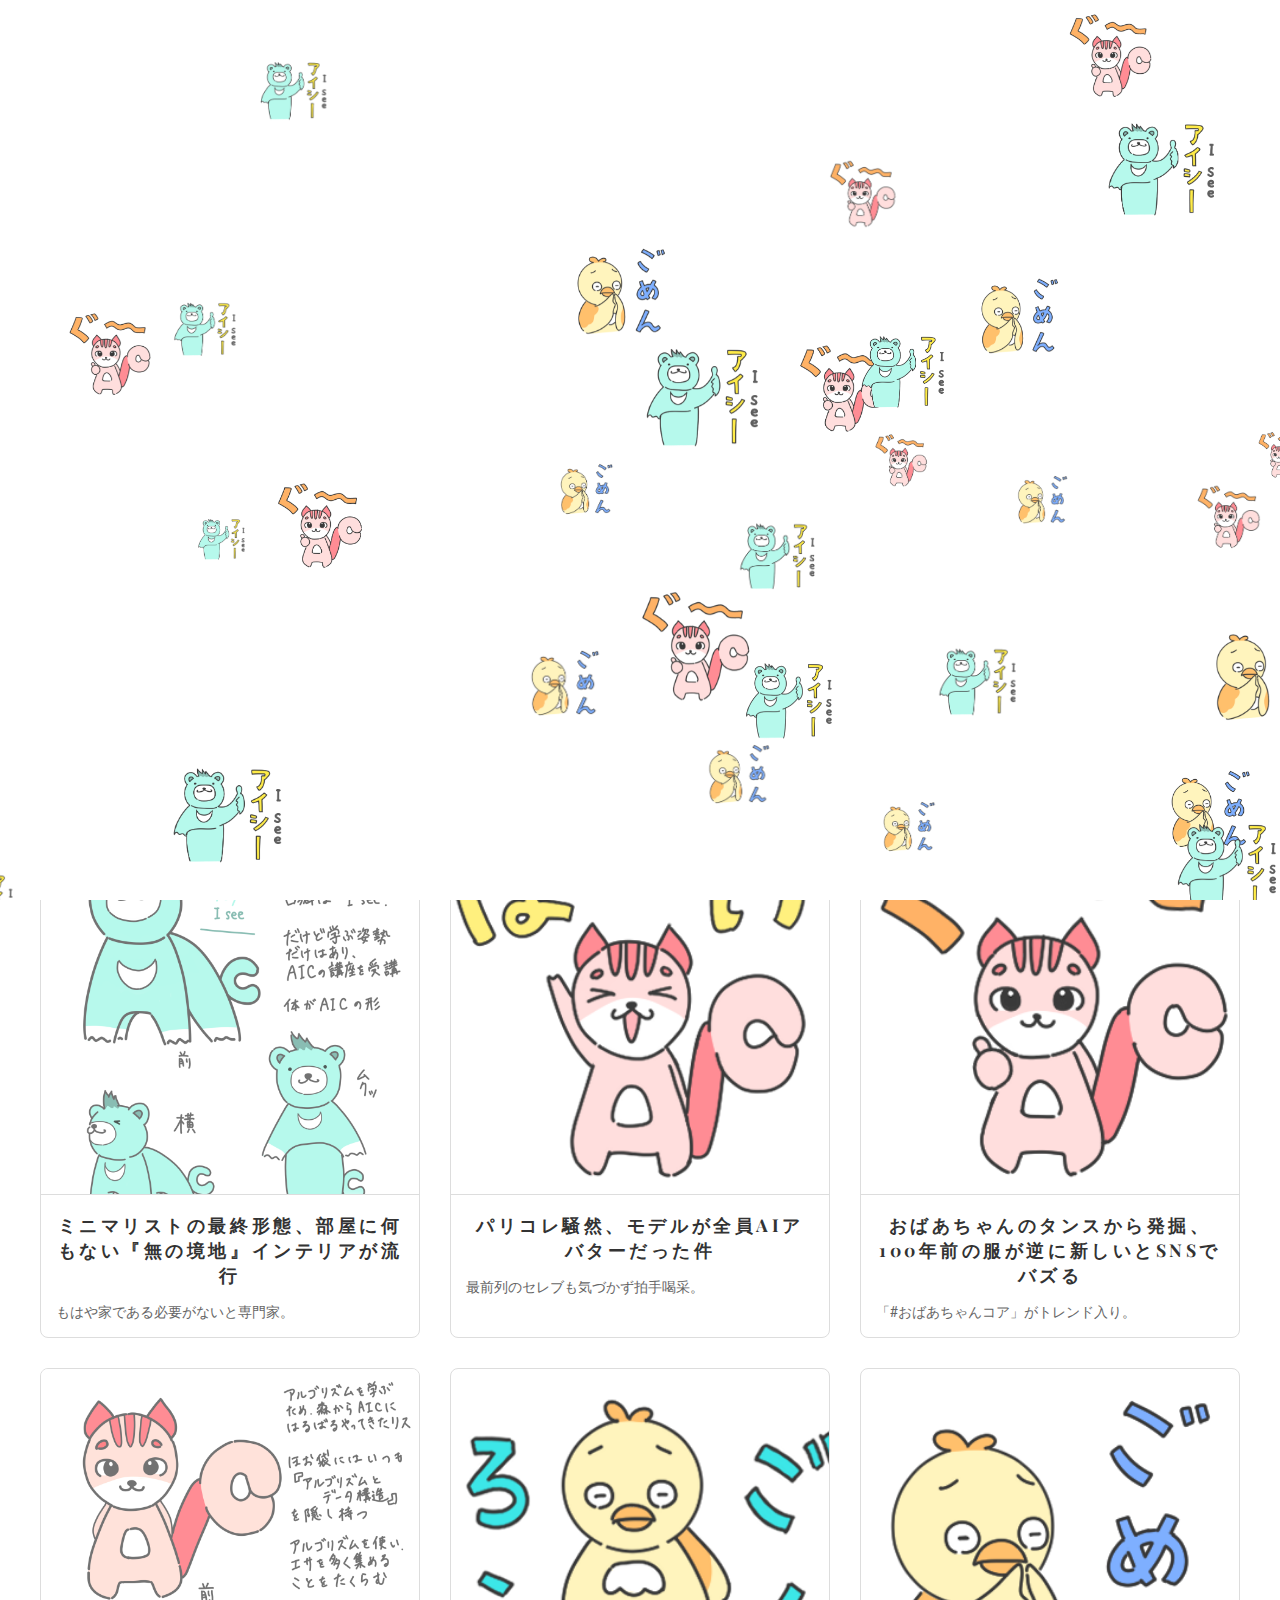
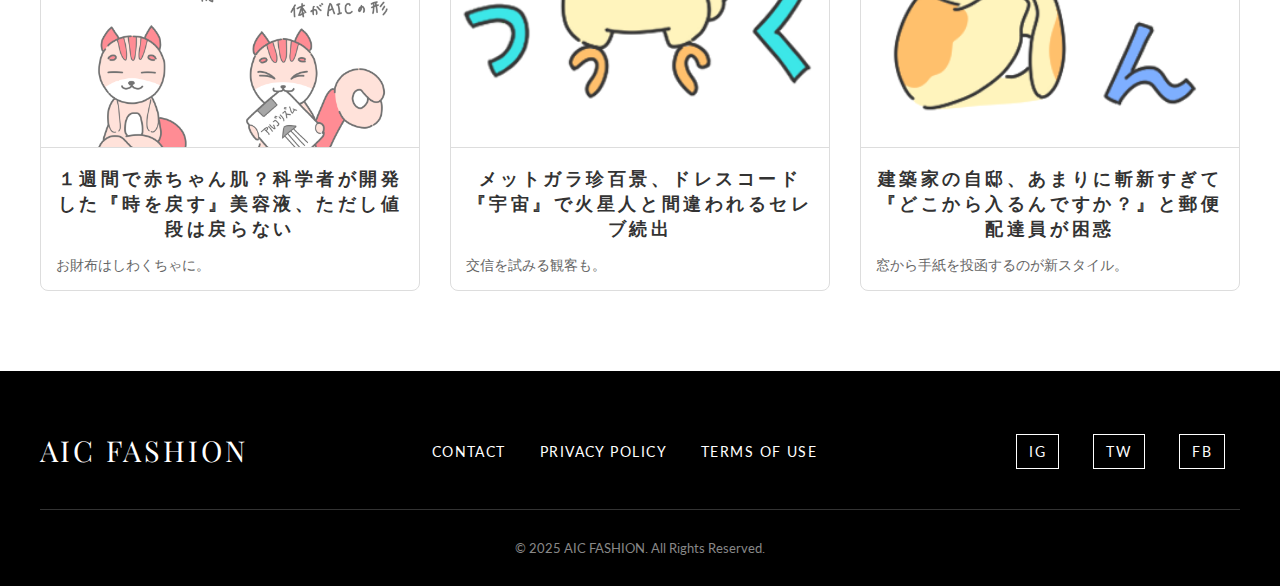
<file: index.html>
<!DOCTYPE html>
<html lang="ja">
<head>
    <meta charset="UTF-8">
    <meta name="viewport" content="width=device-width, initial-scale=1.0">
    <title>AIC FASHION</title>
    <link rel="stylesheet" href="css/style.css">
    <link rel="stylesheet" href="css/index.css">
</head>
<body>
    <header class="main-header">
        <div class="logo">
            <a href="index.html">AIC FASHION</a>
        </div>
        <nav class="main-nav">
            <ul>
                <li><a href="#">Fashion</a></li>
                <li><a href="#">Beauty</a></li>
                <li><a href="#">Culture</a></li>
                <li><a href="#">Living</a></li>
                <li><a href="#">Runway</a></li>
            </ul>
        </nav>
        <div class="subscribe">
            <a href="#">Subscribe</a>
        </div>
    </header>
    <h1>Latest Stories</h1>
    <div class="container">
        <div class="article-grid">
            <a href="article1.html" class="article-thumbnail">
                <div class="thumbnail-image-wrapper">
                    <img src="images/アイシーグマ_わからない.png" alt="AIクチュール">
                </div>
                <h2>最新AIクチュール、針と糸の代わりにコードで縫う時代へ</h2>
                <p>ハサミも悲鳴をあげる驚きの技術。</p>
            </a>
            <a href="article2.html" class="article-thumbnail">
                <div class="thumbnail-image-wrapper">
                    <img src="images/アイシーグマ_わかる.png" alt="オーガニックコスメ">
                </div>
                <h2>地球に優しすぎて食べられる！？新作オーガニックコスメが話題</h2>
                <p>※良い子はマネしないでね。</p>
            </a>
            <a href="article3.html" class="article-thumbnail">
                <div class="thumbnail-image-wrapper">
                    <img src="images/アイシーグマ_アイシー.png" alt="アートとファッション">
                </div>
                <h2>美術館から逃げ出した名画、最新コレクションの柄になる</h2>
                <p>モナ・リザもニッコリ。</p>
            </a>
            <a href="article4.html" class="article-thumbnail">
                <div class="thumbnail-image-wrapper">
                    <img src="images/アイシーグマ_設定.png" alt="ミニマリスト">
                </div>
                <h2>ミニマリストの最終形態、部屋に何もない『無の境地』インテリアが流行</h2>
                <p>もはや家である必要がないと専門家。</p>
            </a>
            <a href="article5.html" class="article-thumbnail">
                <div class="thumbnail-image-wrapper">
                    <img src="images/アルゴリス_はーい.png" alt="パリコレ">
                </div>
                <h2>パリコレ騒然、モデルが全員AIアバターだった件</h2>
                <p>最前列のセレブも気づかず拍手喝采。</p>
            </a>
            <a href="article6.html" class="article-thumbnail">
                <div class="thumbnail-image-wrapper">
                    <img src="images/アルゴリス_グー.png" alt="ヴィンテージ">
                </div>
                <h2>おばあちゃんのタンスから発掘、100年前の服が逆に新しいとSNSでバズる</h2>
                <p>「#おばあちゃんコア」がトレンド入り。</p>
            </a>
            <a href="article7.html" class="article-thumbnail">
                <div class="thumbnail-image-wrapper">
                    <img src="images/アルゴリス_設定.png" alt="スキンケア">
                </div>
                <h2>１週間で赤ちゃん肌？科学者が開発した『時を戻す』美容液、ただし値段は戻らない</h2>
                <p>お財布はしわくちゃに。</p>
            </a>
            <a href="article8.html" class="article-thumbnail">
                <div class="thumbnail-image-wrapper">
                    <img src="images/ビットリ_ごくろう.png" alt="メットガラ">
                </div>
                <h2>メットガラ珍百景、ドレスコード『宇宙』で火星人と間違われるセレブ続出</h2>
                <p>交信を試みる観客も。</p>
            </a>
            <a href="article9.html" class="article-thumbnail">
                <div class="thumbnail-image-wrapper">
                    <img src="images/ビットリ_ごめん.png" alt="建築家の自邸">
                </div>
                <h2>建築家の自邸、あまりに斬新すぎて『どこから入るんですか？』と郵便配達員が困惑</h2>
                <p>窓から手紙を投函するのが新スタイル。</p>
            </a>
        </div>
    </div>

    <footer class="main-footer-container">
        <div class="footer-content">
            <div class="footer-logo">
                AIC FASHION
            </div>
            <div class="footer-nav">
                <a href="#">Contact</a>
                <a href="#">Privacy Policy</a>
                <a href="#">Terms of Use</a>
            </div>
            <div class="social-links">
                <!-- Add social media icons here later -->
                <a href="#">IG</a>
                <a href="#">TW</a>
                <a href="#">FB</a>
            </div>
        </div>
        <div class="copyright">
            &copy; 2025 AIC FASHION. All Rights Reserved.
        </div>
    </footer>

    <script src="js/opening.js"></script>
</body>
</html>
</file>
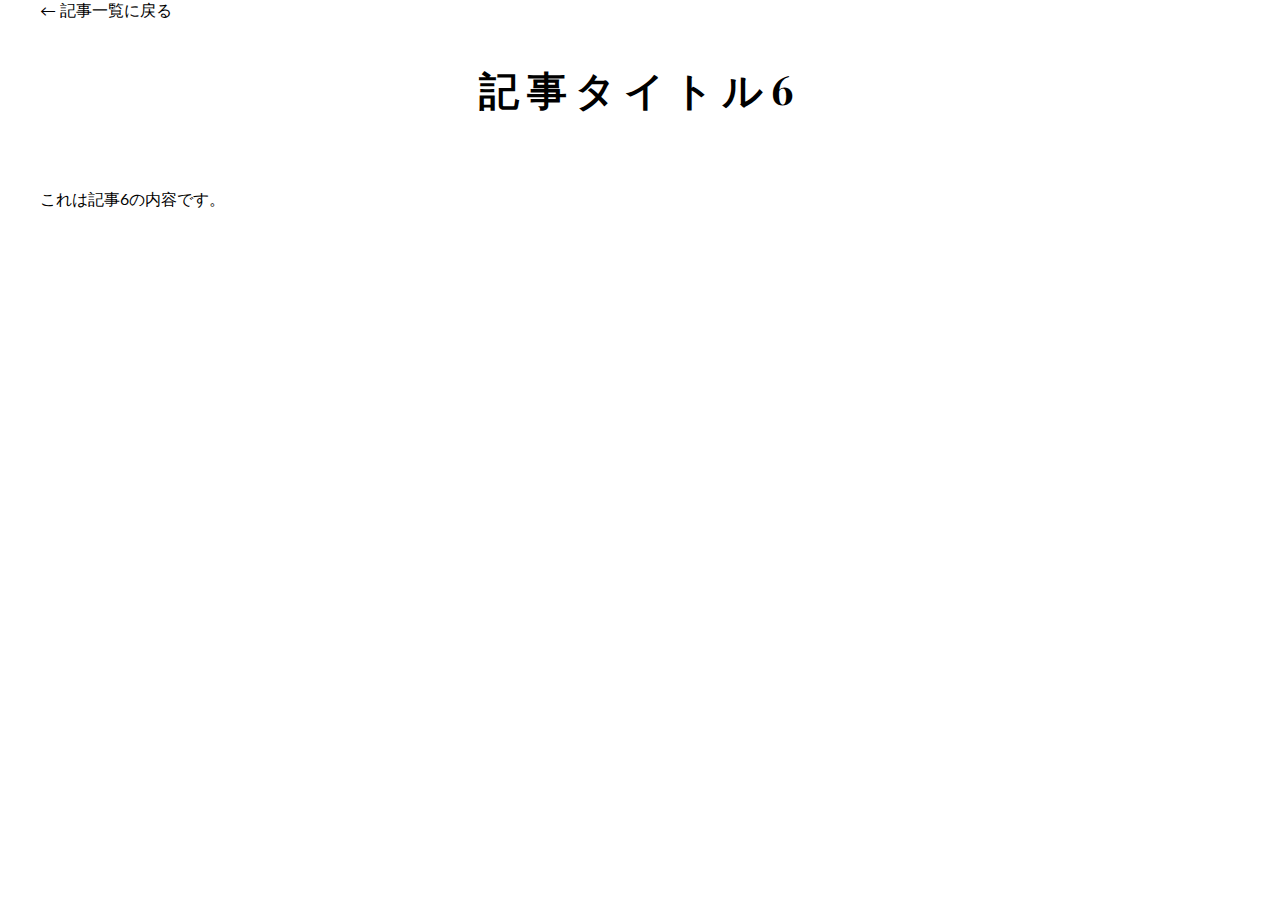
<file: article6.html>
<!DOCTYPE html>
<html lang="ja">
<head>
    <meta charset="UTF-8">
    <meta name="viewport" content="width=device-width, initial-scale=1.0">
    <title>記事タイトル6</title>
    <link rel="stylesheet" href="css/style.css">
    <link rel="stylesheet" href="css/article.css">
</head>
<body>
    <div class="container">
        <a href="index.html" class="back-link">&larr; 記事一覧に戻る</a>
        <div class="article-content">
            <h1>記事タイトル6</h1>
            <p>これは記事6の内容です。</p>
        </div>
    </div>
</body>
</html>
</file>
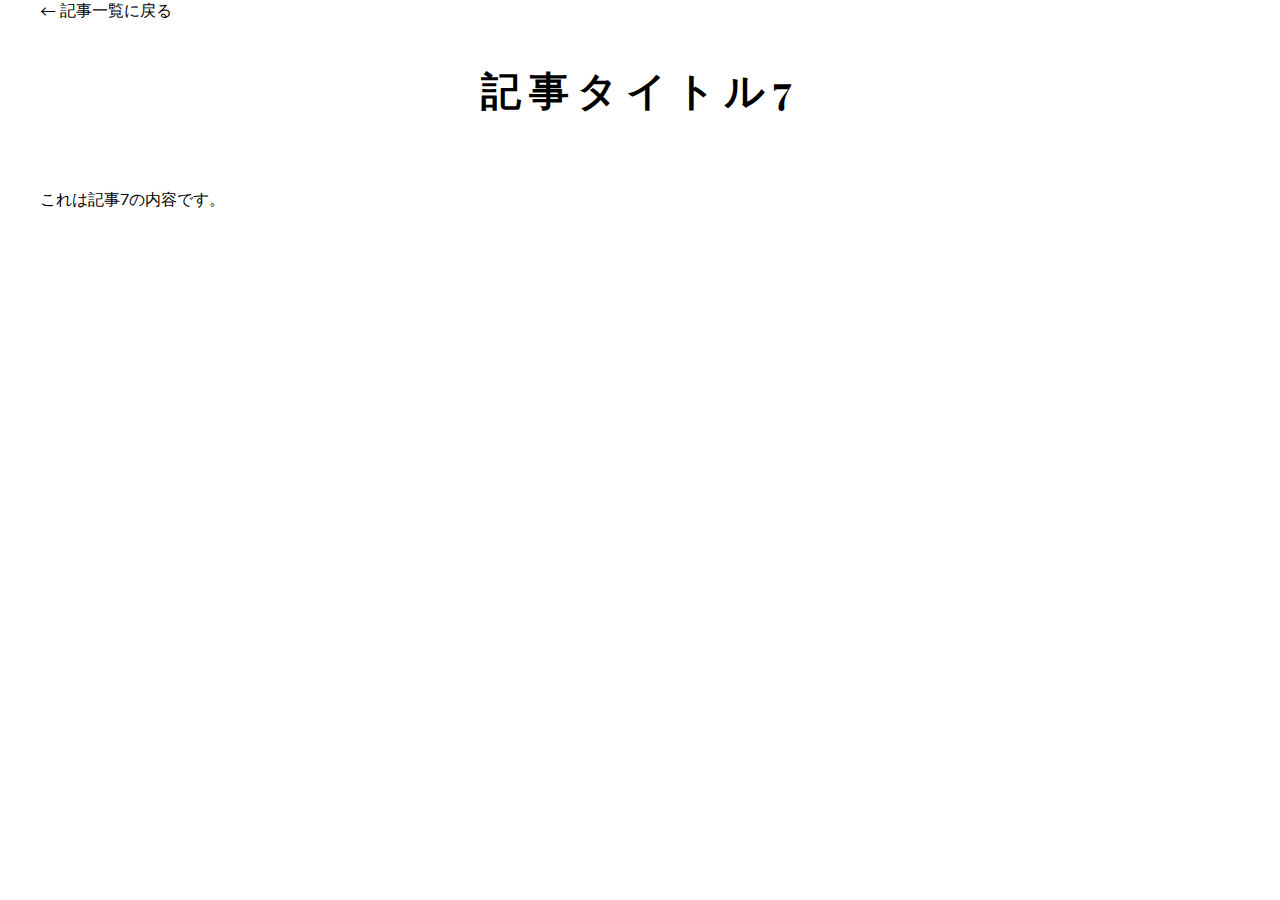
<file: article7.html>
<!DOCTYPE html>
<html lang="ja">
<head>
    <meta charset="UTF-8">
    <meta name="viewport" content="width=device-width, initial-scale=1.0">
    <title>記事タイトル7</title>
    <link rel="stylesheet" href="css/style.css">
    <link rel="stylesheet" href="css/article.css">
</head>
<body>
    <div class="container">
        <a href="index.html" class="back-link">&larr; 記事一覧に戻る</a>
        <div class="article-content">
            <h1>記事タイトル7</h1>
            <p>これは記事7の内容です。</p>
        </div>
    </div>
</body>
</html>
</file>
<file: css/style.css>
@import url('https://fonts.googleapis.com/css2?family=Lato:wght@400;700&family=Playfair+Display:wght@700&display=swap');

/* 
font-family: 'Lato', sans-serif;
font-family: 'Playfair Display', serif;
*/

/* Animation */
@keyframes fadeIn {
    from { opacity: 0; transform: translateY(10px); }
    to { opacity: 1; transform: translateY(0); }
}

/* 全体共通のスタイル */
body {
    font-family: 'Lato', sans-serif;
    margin: 0;
    background-color: #ffffff;
    color: #000000;
    animation: fadeIn 0.8s ease-out;
}

h1, h2, h3, h4, h5, h6 {
    font-family: 'Playfair Display', serif;
    text-align: center;
    text-transform: uppercase;
    letter-spacing: 0.2em;
}

h1 {
    font-size: 2.5rem;
    padding: 40px 20px;
    margin: 0 0 30px 0;
}

a {
    text-decoration: none;
    color: #000000;
}

a:hover {
    opacity: 0.7;
}

.container {
    max-width: 1600px;
    margin: 0 auto;
    padding: 0 40px;
}

.main-header {
    display: flex;
    justify-content: space-between;
    align-items: center;
    padding: 20px 40px;
    border-bottom: 1px solid #000;
    margin-bottom: 40px;
}

.logo a {
    font-family: 'Playfair Display', serif;
    font-size: 2rem;
    letter-spacing: 0.1em;
    text-transform: uppercase;
}

.main-nav ul {
    display: flex;
    list-style: none;
    margin: 0;
    padding: 0;
}

.main-nav li {
    margin: 0 20px;
}

.main-nav a {
    font-family: 'Lato', sans-serif;
    font-weight: 700;
    font-size: 0.9rem;
    text-transform: uppercase;
    letter-spacing: 0.1em;
}

.subscribe a {
    font-family: 'Lato', sans-serif;
    font-weight: 700;
    font-size: 0.9rem;
    text-transform: uppercase;
    letter-spacing: 0.1em;
    border: 1px solid #000;
    padding: 10px 20px;
    transition: background-color 0.3s, color 0.3s;
}

.subscribe a:hover {
    background-color: #000;
    color: #fff;
    opacity: 1;
}

/* Footer Styles */
.main-footer-container {
    background-color: #000;
    color: #fff;
    padding: 60px 40px 30px 40px;
    margin-top: 80px;
}

.footer-content {
    display: flex;
    justify-content: space-between;
    align-items: center;
    margin-bottom: 40px;
    flex-wrap: wrap;
}

.footer-logo {
    font-family: 'Playfair Display', serif;
    font-size: 1.8rem;
    text-transform: uppercase;
    letter-spacing: 0.1em;
}

.footer-nav a, .social-links a {
    font-family: 'Lato', sans-serif;
    color: #fff;
    margin: 0 15px;
    font-size: 0.9rem;
    text-transform: uppercase;
    letter-spacing: 0.1em;
}

.social-links a {
    border: 1px solid #fff;
    padding: 8px 12px;
    transition: background-color 0.3s, color 0.3s;
}

.social-links a:hover {
    background-color: #fff;
    color: #000;
    opacity: 1;
}

.copyright {
    text-align: center;
    font-family: 'Lato', sans-serif;
    font-size: 0.8rem;
    color: #888;
    border-top: 1px solid #333;
    padding-top: 30px;
}

/* Opening Animation */
#opening-animation-overlay {
    position: fixed;
    top: 0;
    left: 0;
    width: 100%;
    height: 100%;
    background-color: #ffffff;
    z-index: 9999;
    opacity: 1;
    transition: opacity 0.8s ease-in-out;
    overflow: hidden;
}

#opening-animation-overlay.fade-out {
    opacity: 0;
}

.anim-image {
    position: absolute;
    will-change: transform;
}
</file>
<file: css/index.css>
/* トップページ用のスタイル */
.article-grid {
    display: grid;
    grid-template-columns: repeat(3, 1fr);
    gap: 30px;
}

.article-thumbnail {
    background-color: #fff;
    border: 1px solid #ddd;
    border-radius: 8px;
    overflow: hidden;
    color: inherit;
    display: block;
    transition: transform 0.2s ease-in-out, box-shadow 0.2s ease-in-out;
}

.article-thumbnail:hover {
    transform: translateY(-5px);
    box-shadow: 0 4px 12px rgba(0, 0, 0, 0.1);
}

.article-thumbnail img {
    width: 100%;
    aspect-ratio: 1 / 1;
    object-fit: cover;
    border-bottom: 1px solid #ddd;
}

.article-thumbnail h2 {
    font-size: 1.1em;
    margin: 15px;
    color: #333;
}

.article-thumbnail p {
    font-size: 0.9em;
    margin: 0 15px 15px;
    color: #666;
}
</file>
<file: css/article.css>
/* 記事ページ用のスタイル */
.article-container {
    max-width: 800px;
    margin: 40px auto;
    padding: 0 20px;
}

.article-header {
    text-align: center;
    margin-bottom: 40px;
}

.article-meta .category {
    font-family: 'Lato', sans-serif;
    font-weight: 700;
    font-size: 0.8rem;
    text-transform: uppercase;
    letter-spacing: 0.15em;
    color: #888;
}

.article-header h1 {
    font-size: 3.5rem;
    margin: 10px 0 20px 0;
    line-height: 1.2;
    letter-spacing: 0;
}

.article-header .subtitle {
    font-family: 'Lato', sans-serif;
    font-size: 1.2rem;
    color: #555;
    margin: 0;
}

.article-header .byline {
    font-family: 'Lato', sans-serif;
    font-size: 0.9rem;
    color: #888;
    margin-top: 20px;
}

.hero-image {
    margin: 0 0 40px 0;
    padding: 0;
}

.hero-image img {
    width: 100%;
    height: auto;
}

.article-body {
    font-size: 1.1rem;
    line-height: 1.8;
    color: #333;
}

.article-body p {
    margin-bottom: 1.5em;
}

/* Wider image style */
.article-body .full-width-image {
    max-width: 1200px; /* Break out of the container */
    width: 100vw;
    position: relative;
    left: 50%;
    transform: translateX(-50%);
    margin: 40px 0;
}
</file>
